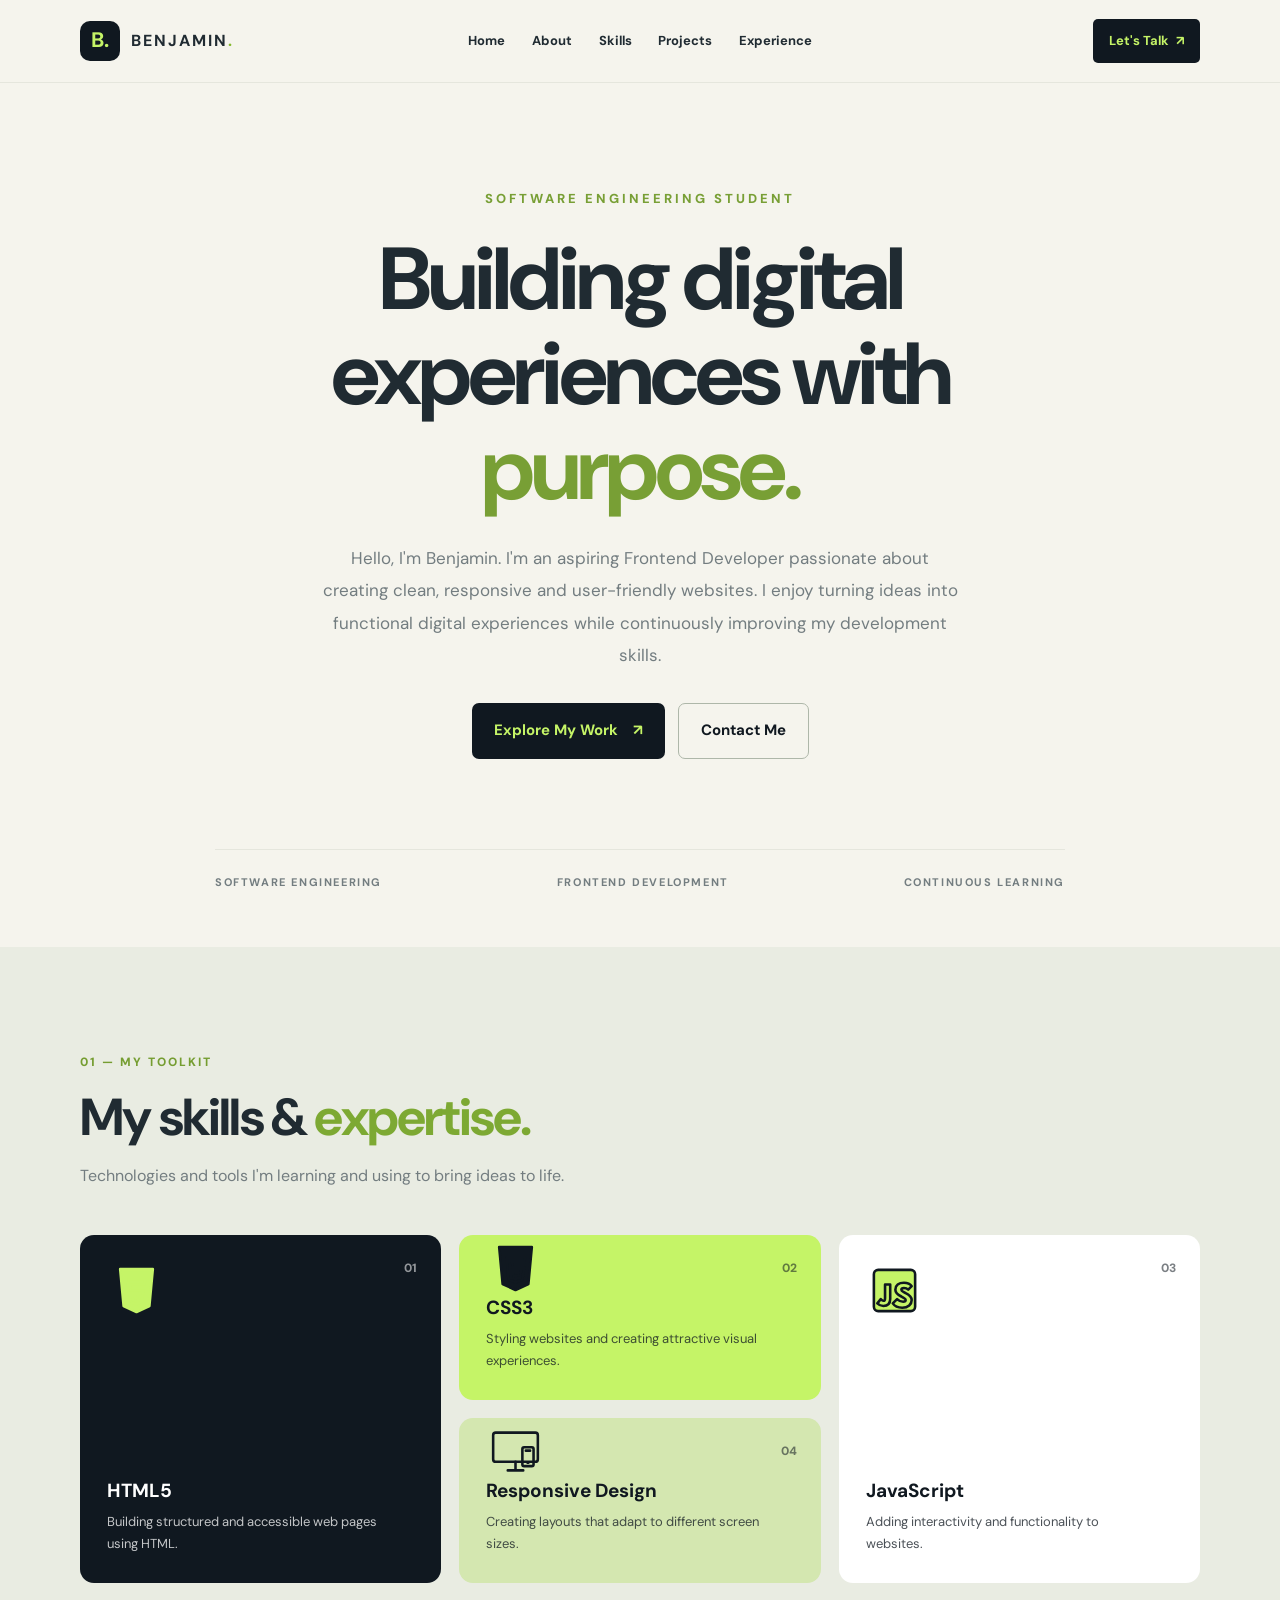
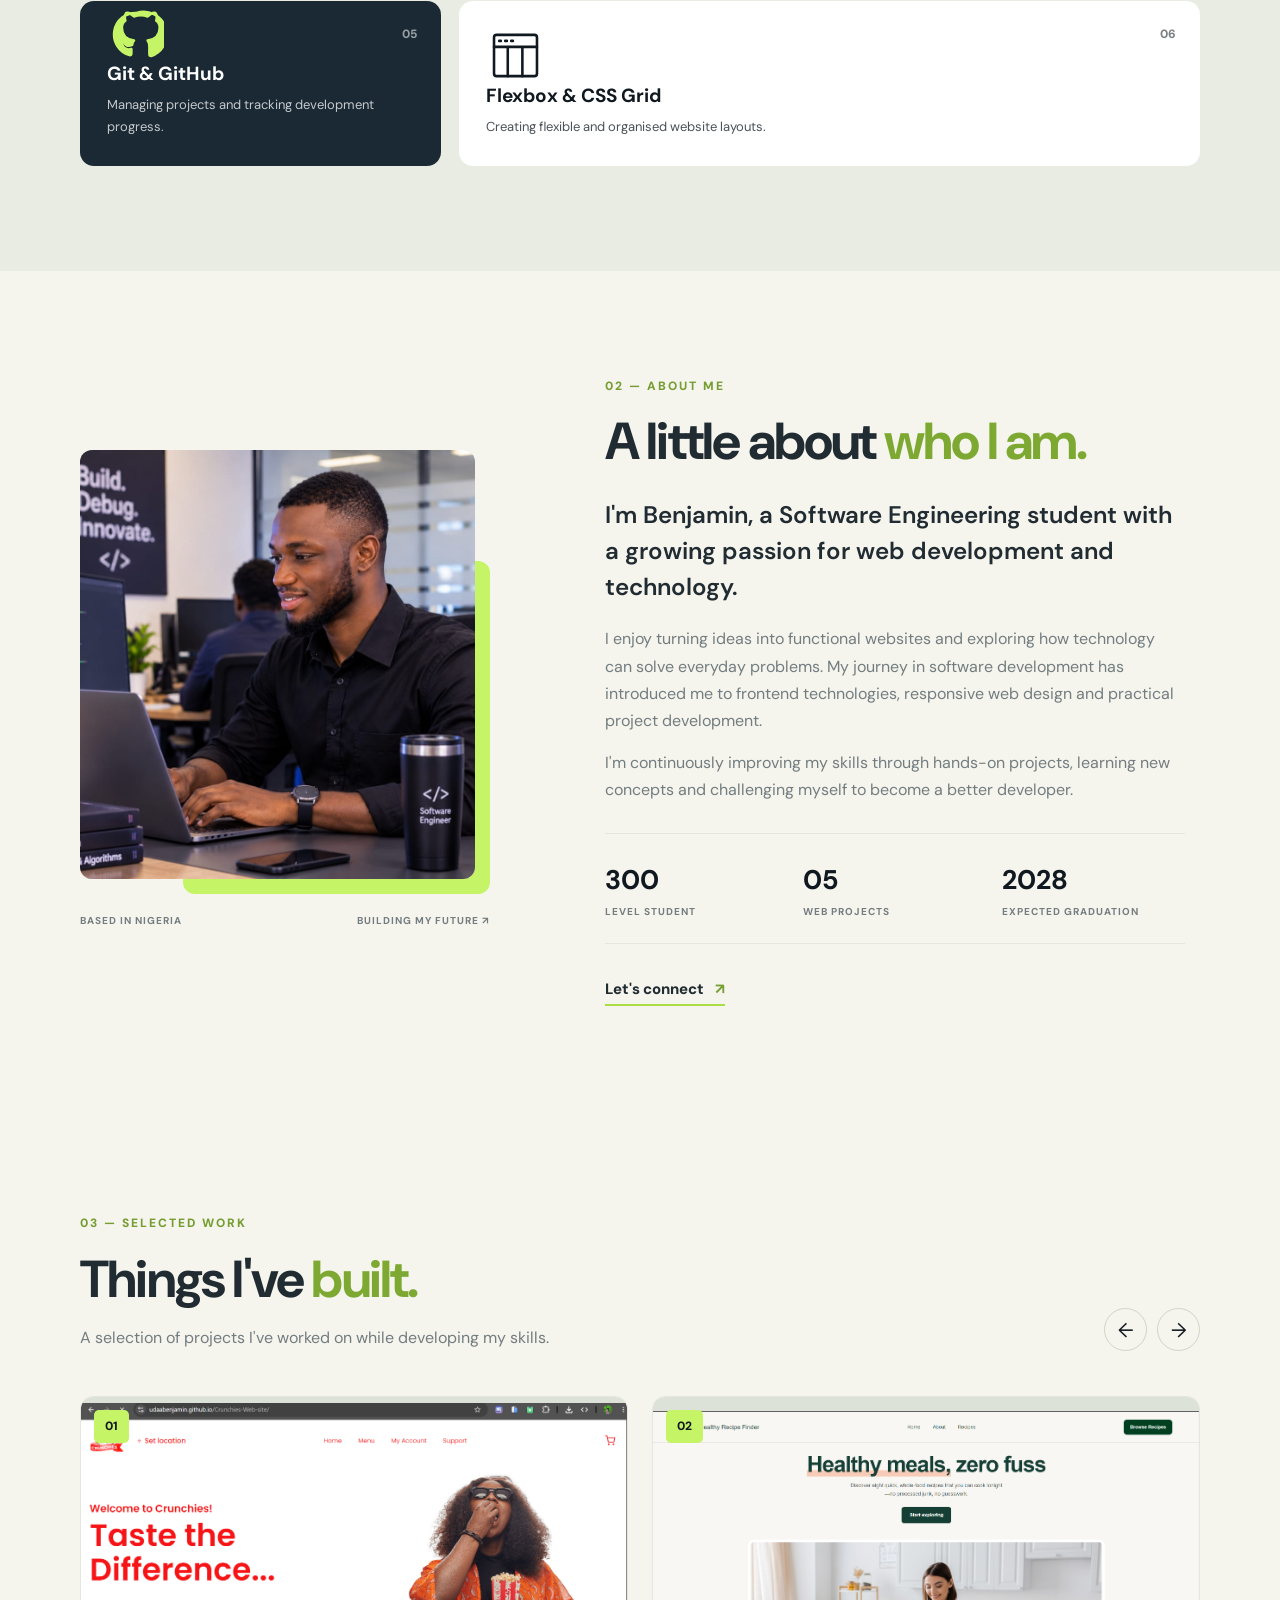
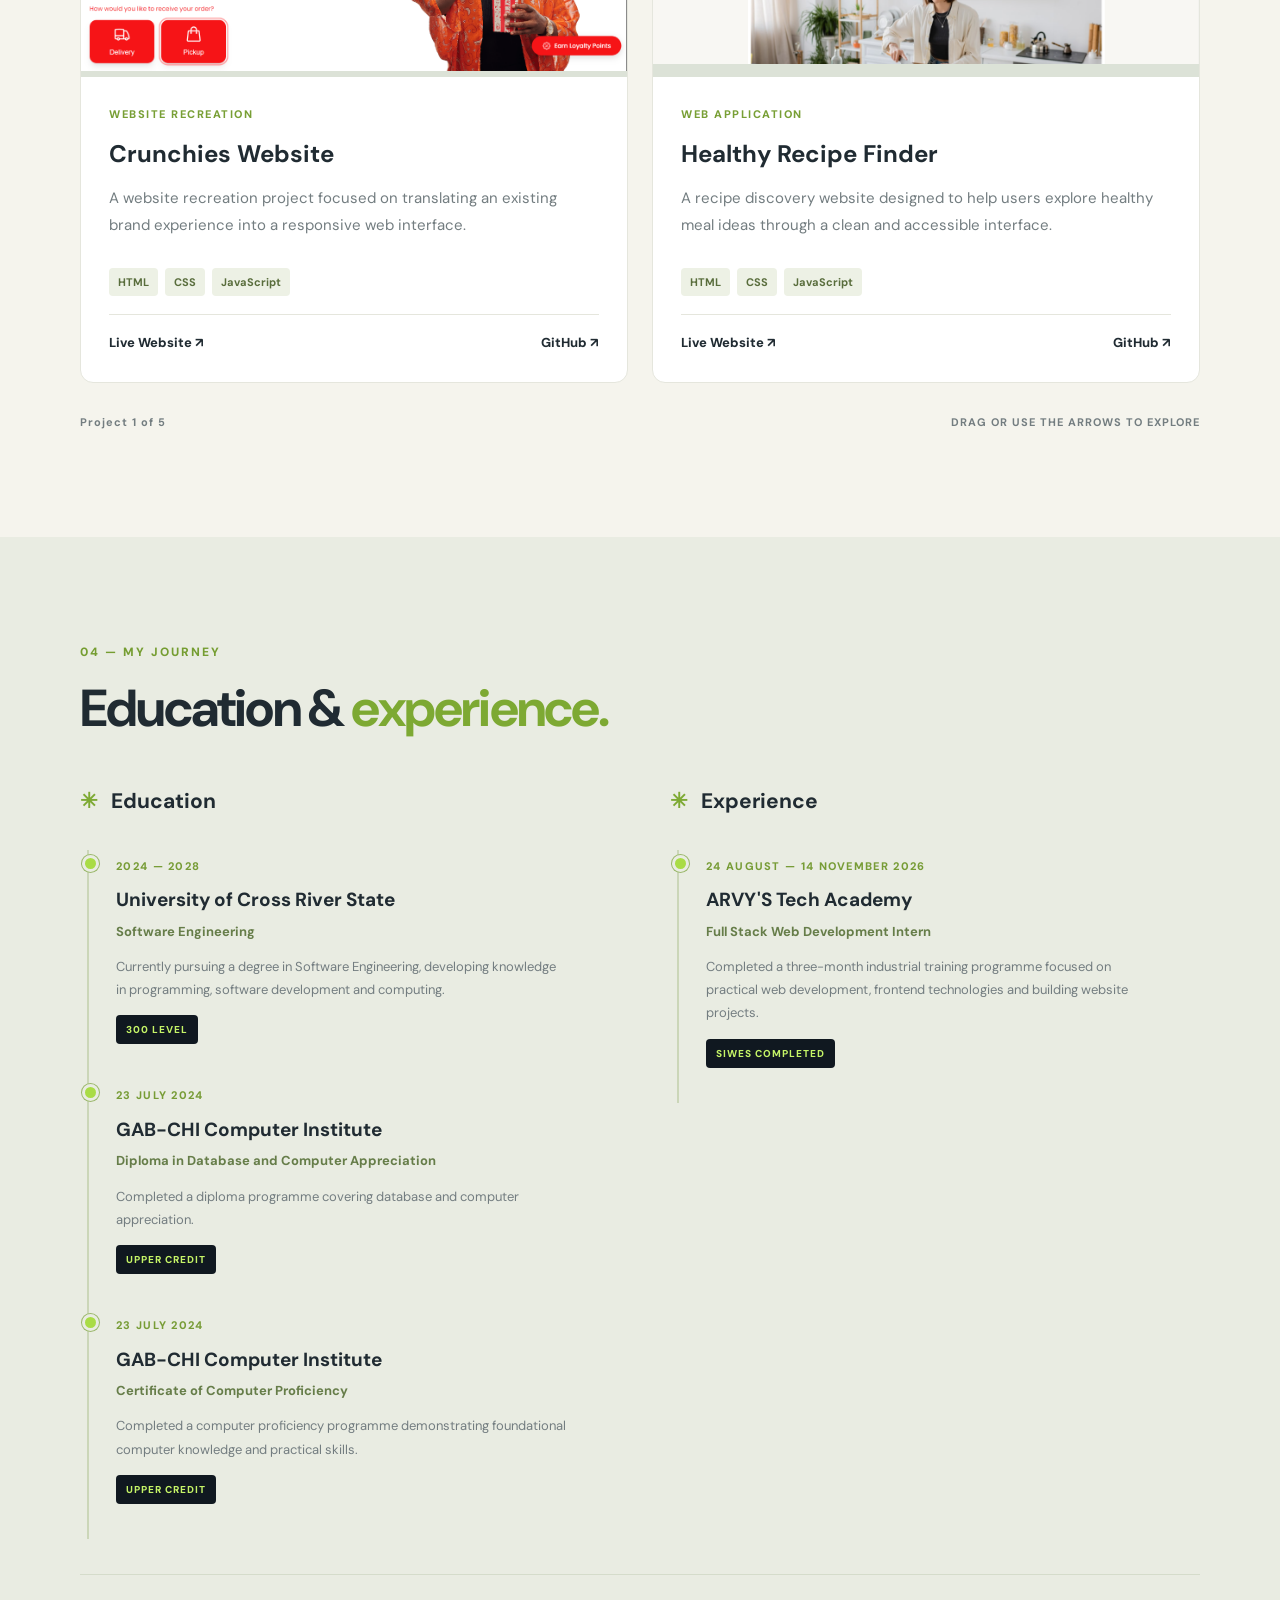
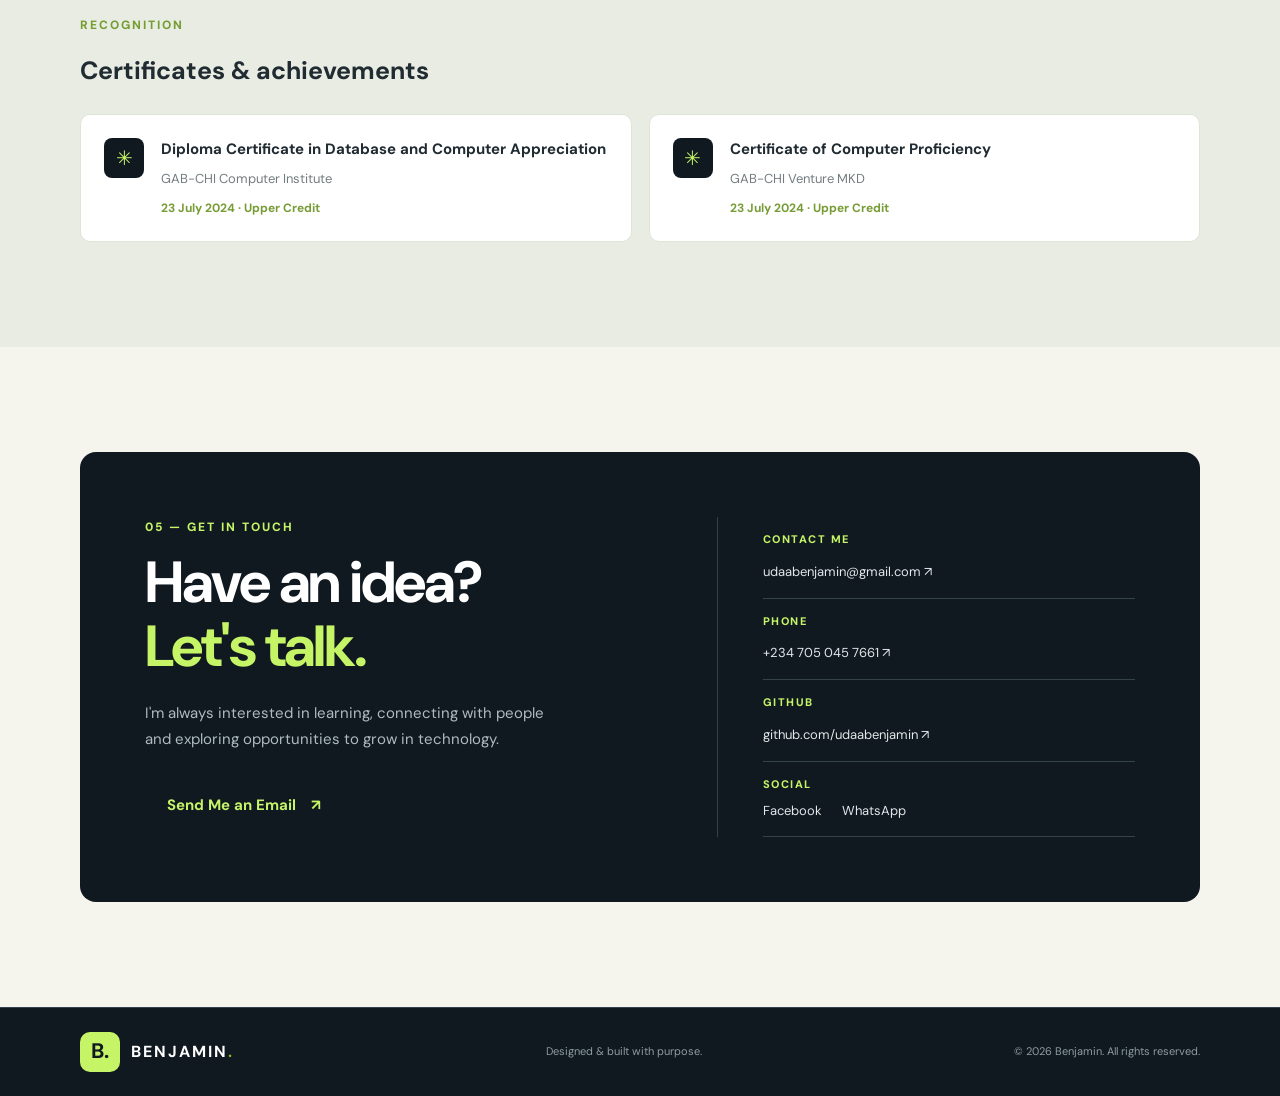
<file: index.html>
<!DOCTYPE html>
<html>
<head>
    <meta charset="UTF-8">
    <meta http-equiv="refresh" content="0; url=./Benjamin-portfolio/Benjamin-portfolio/">
    <title>My Portfolio</title>
</head>
<body>
    <p>Redirecting to My Portfolio...</p>
</body>
</html>
</file>
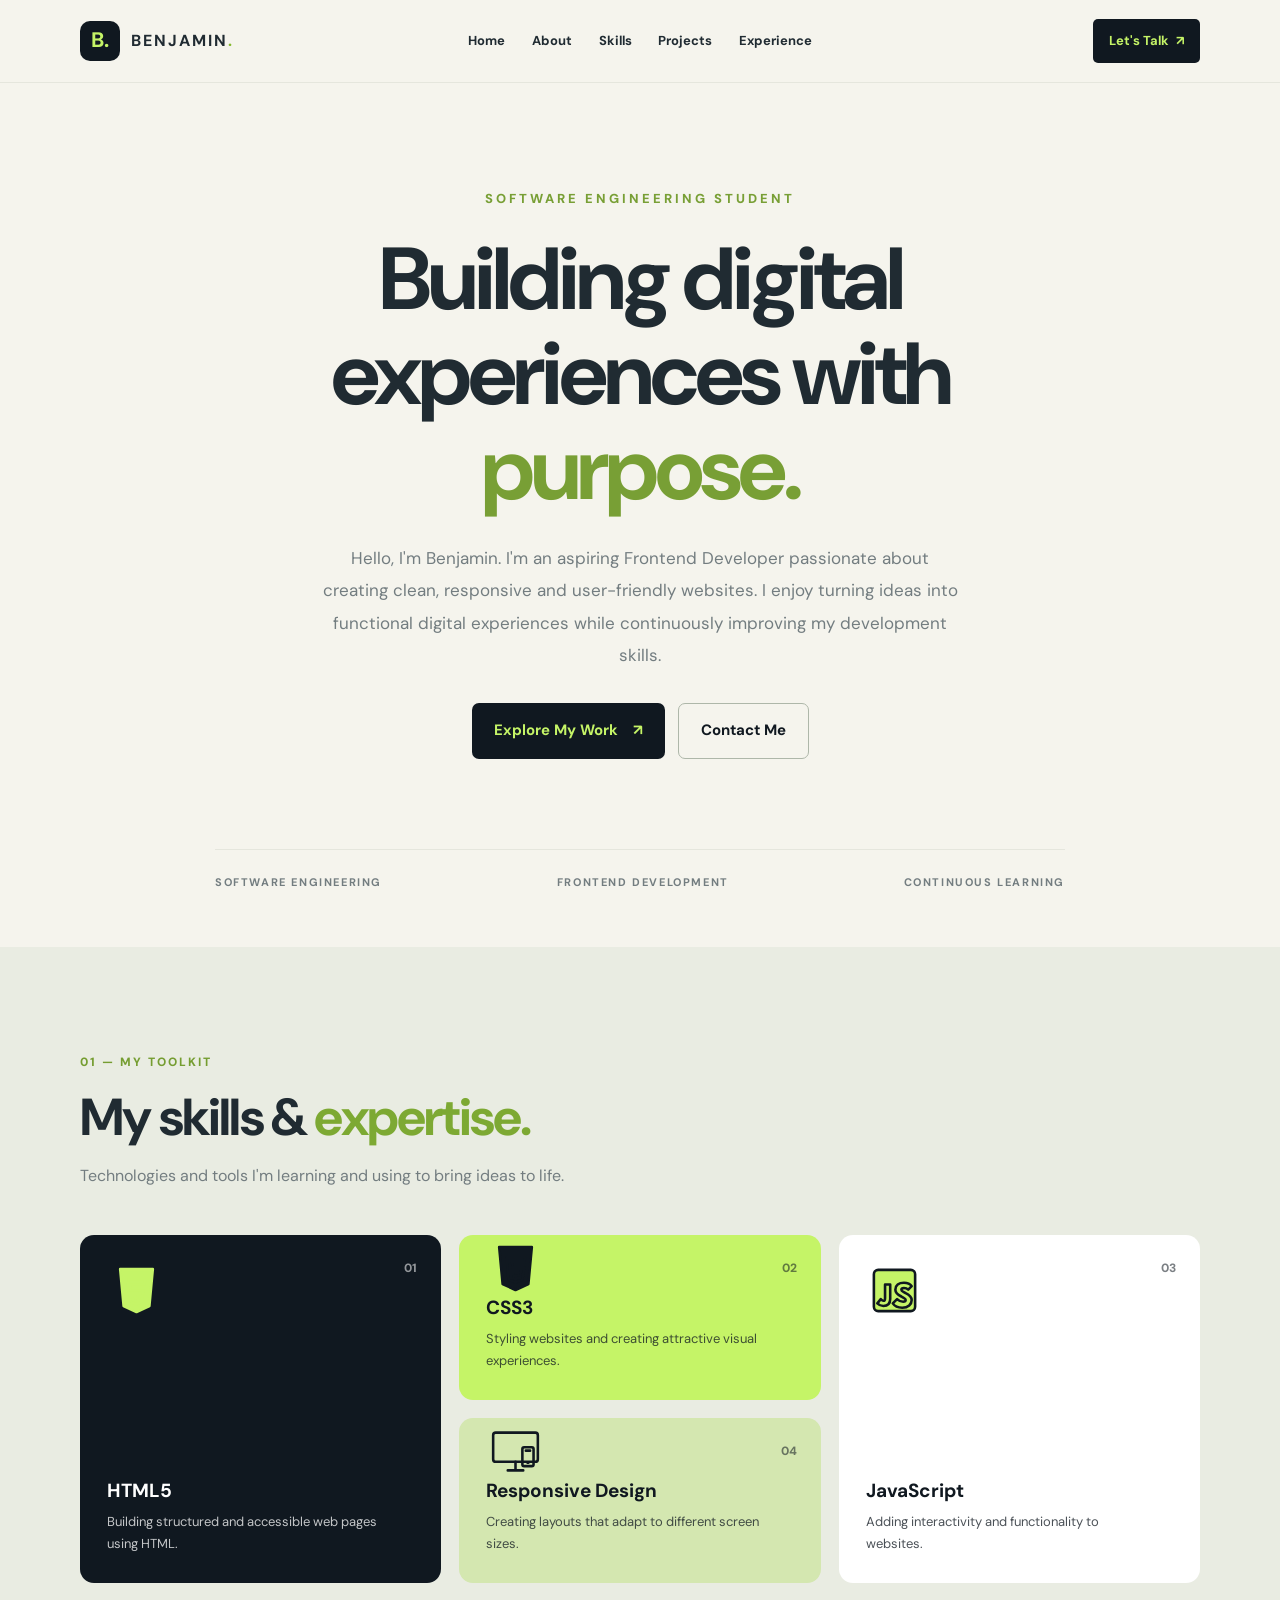
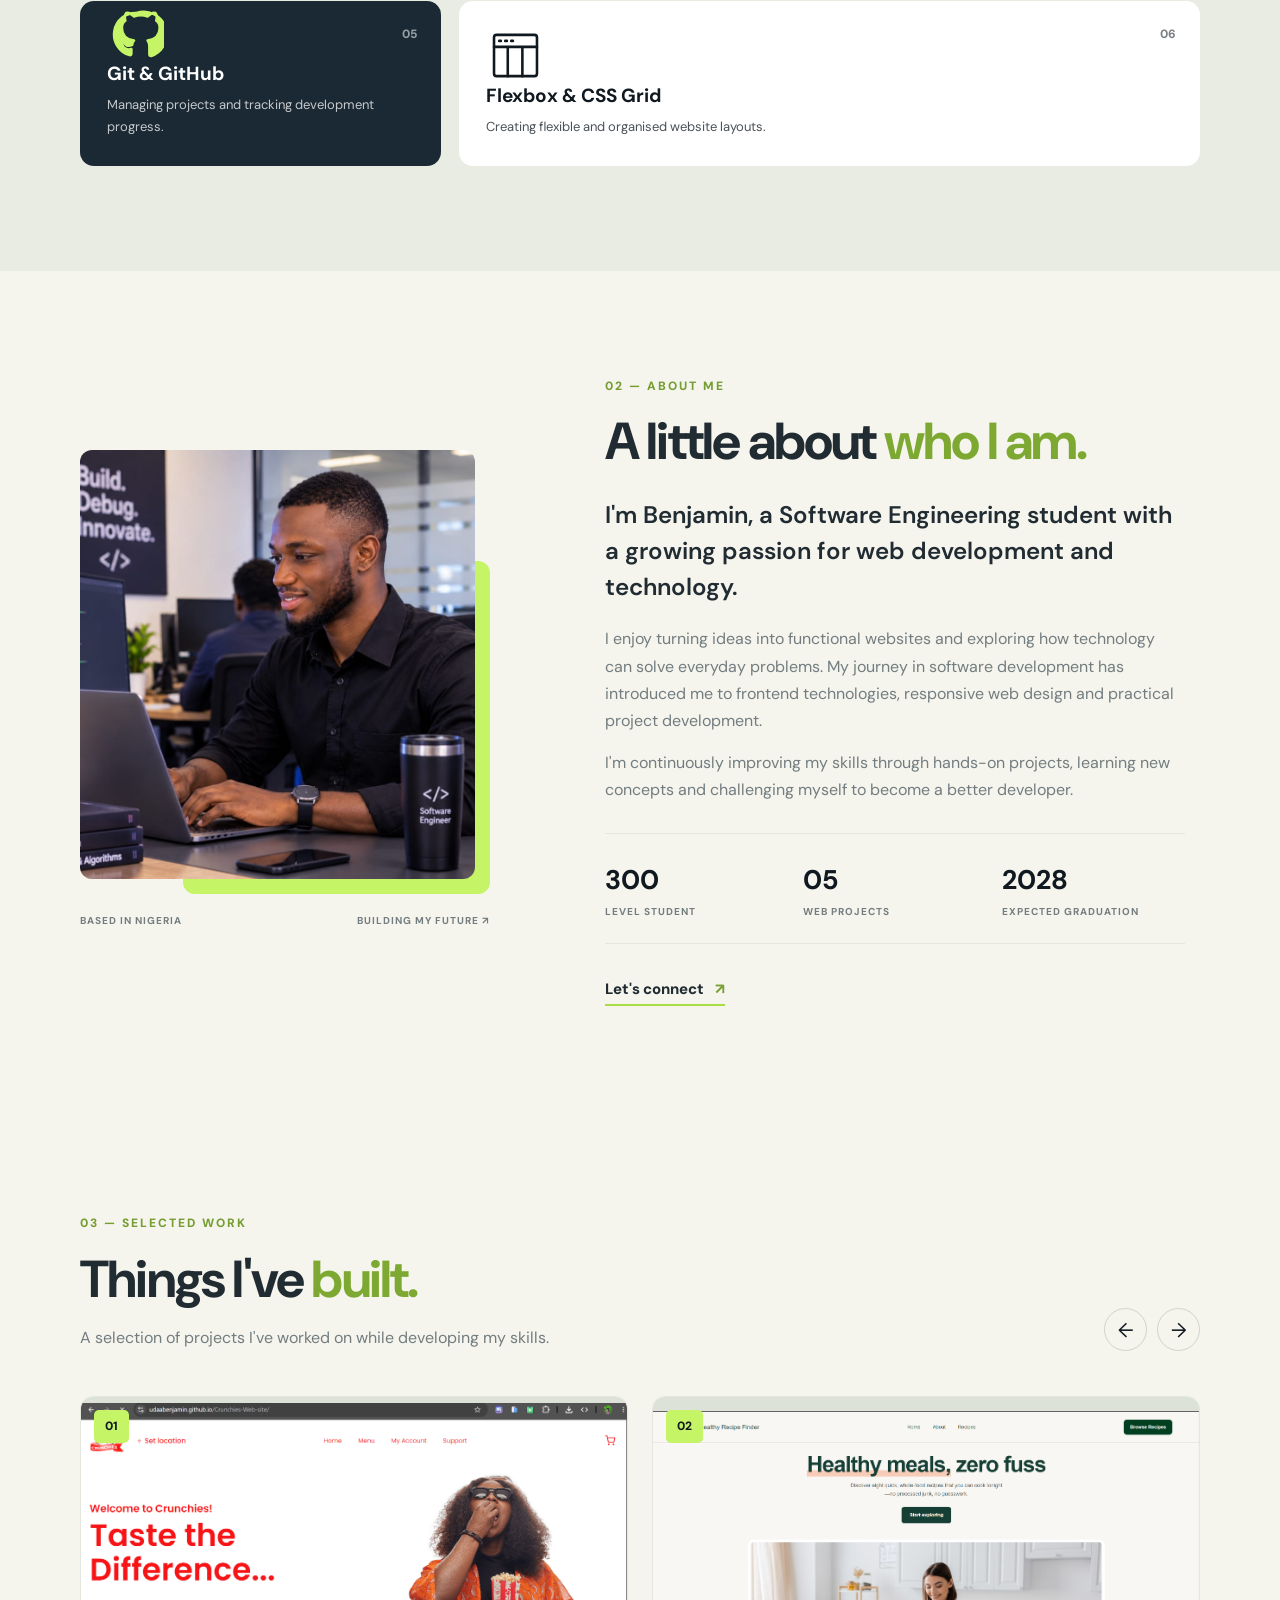
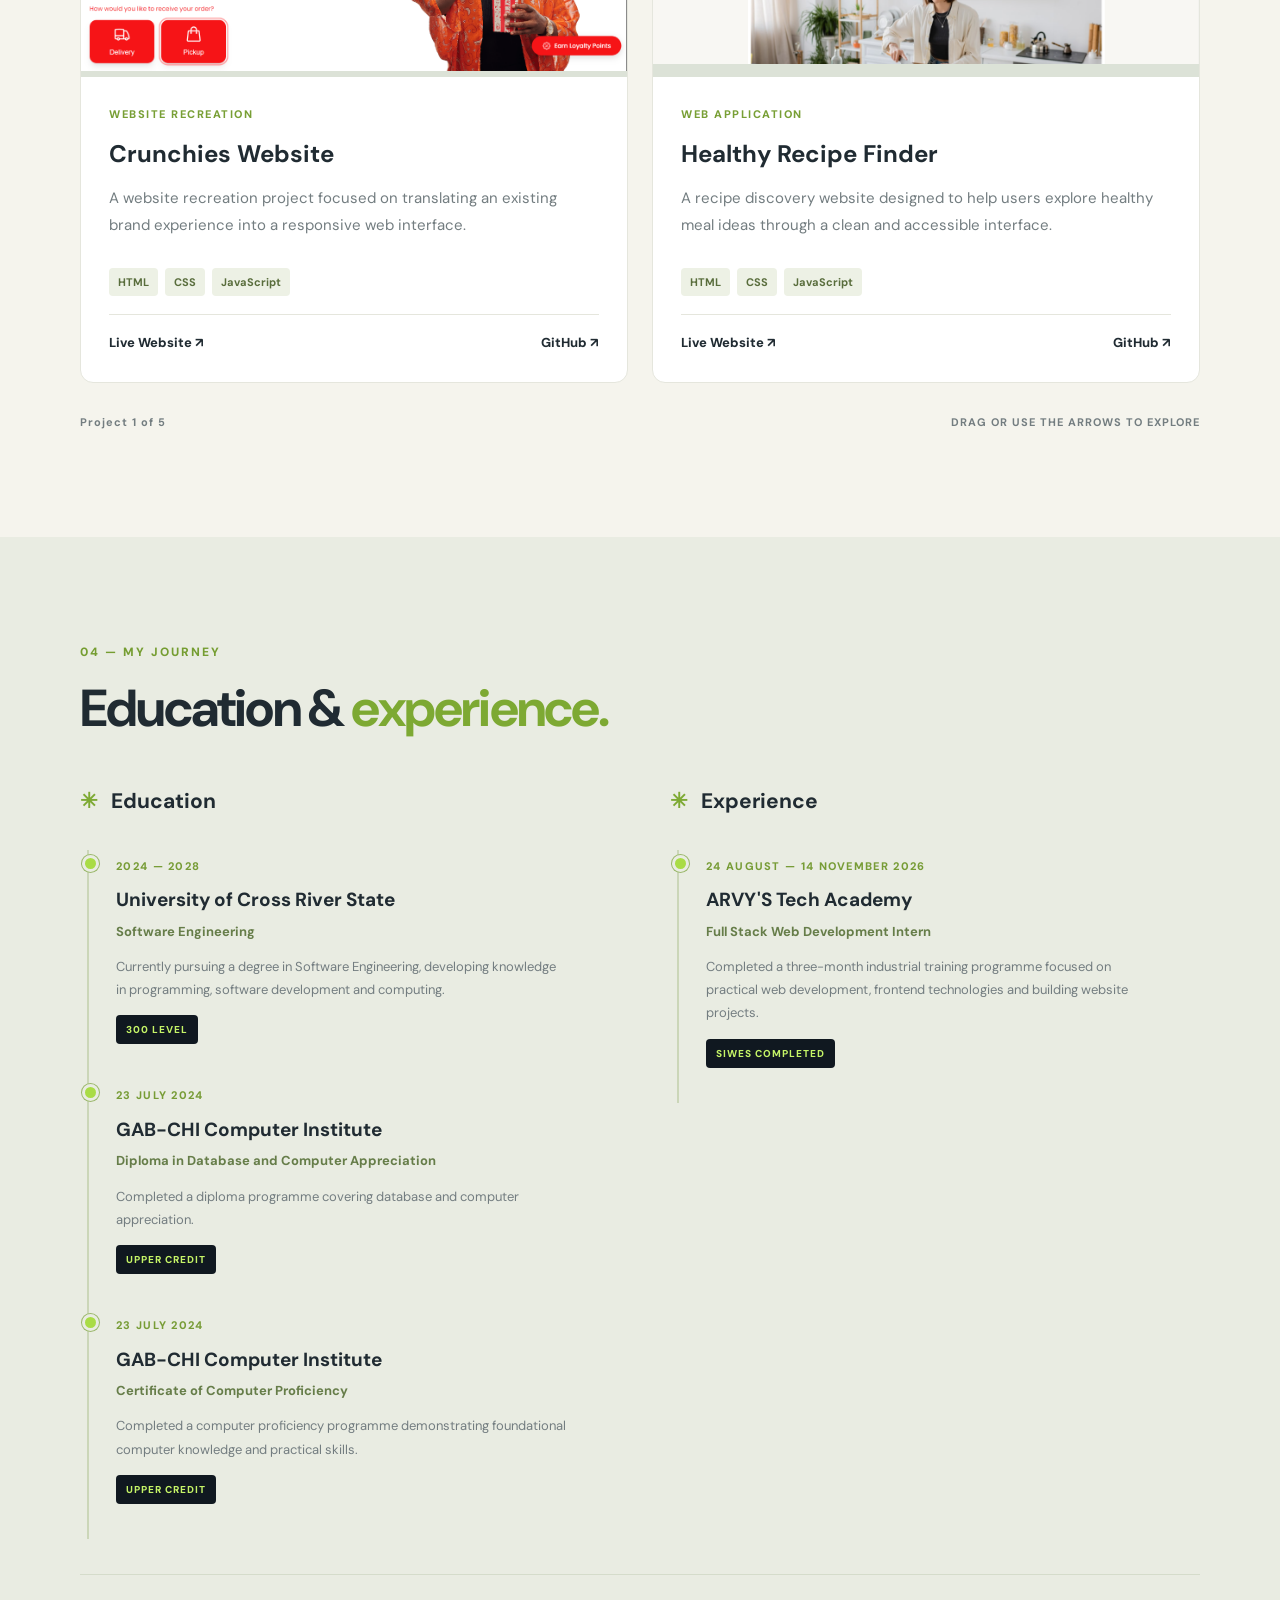
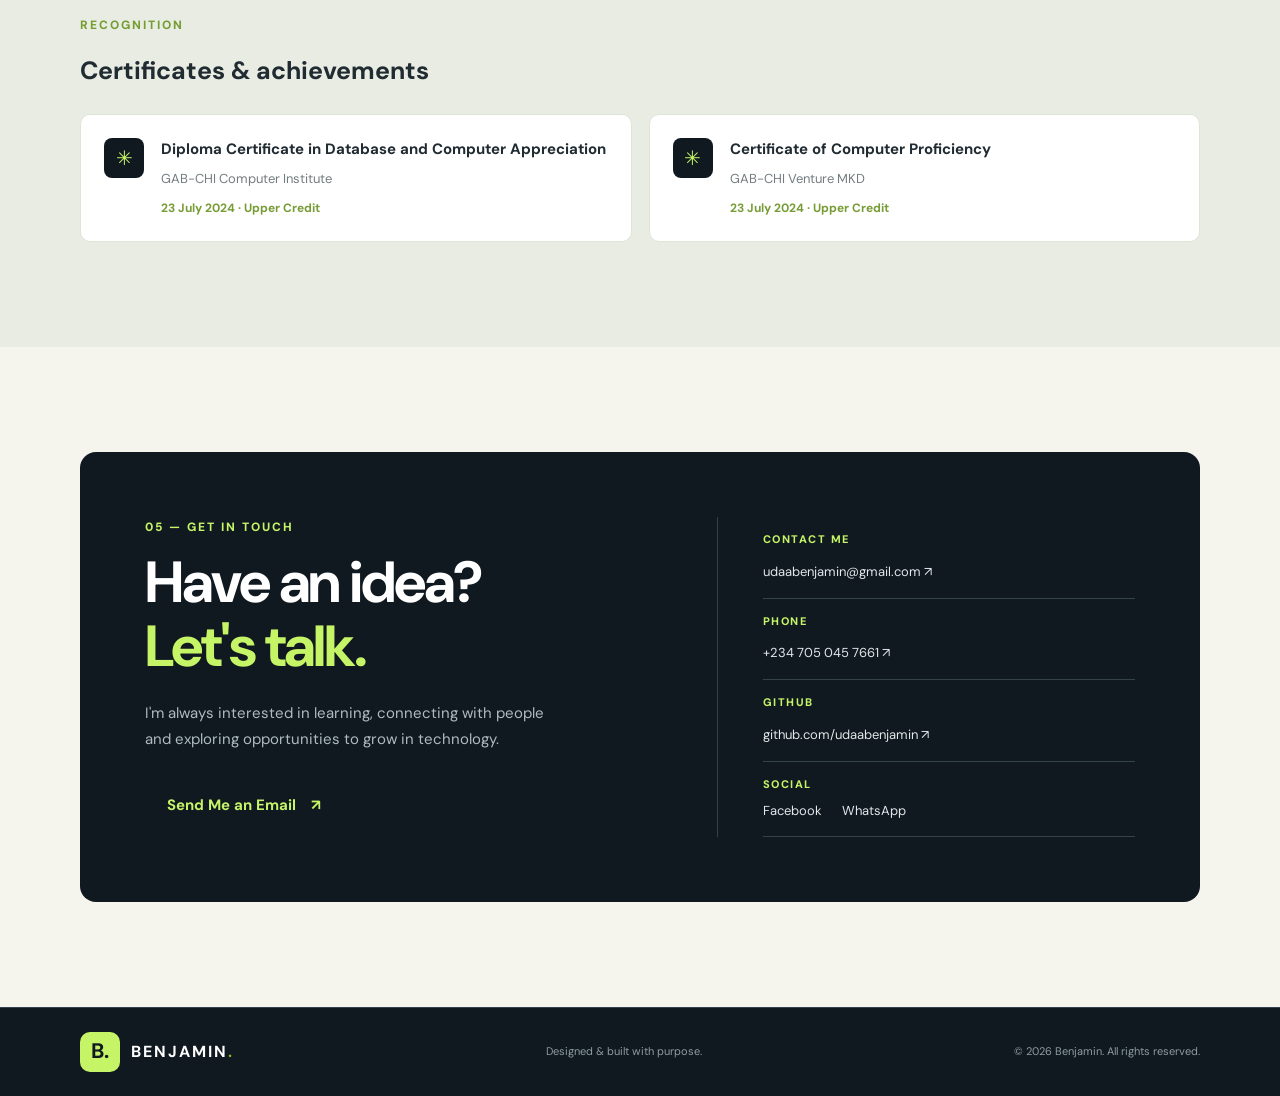
<file: Benjamin-portfolio/Benjamin-portfolio/index.html>
<!DOCTYPE html>
<html lang="en">
<head>
  <meta charset="UTF-8">
  <meta name="viewport" content="width=device-width, initial-scale=1">
  <meta name="theme-color" content="#101820">
  <meta name="description" content="Benjamin — Software Engineering student and aspiring frontend developer. Explore my skills, projects, education and experience.">

  <title>Benjamin | Software Developer Portfolio</title>

  <link rel="preconnect" href="https://fonts.googleapis.com">
  <link rel="preconnect" href="https://fonts.gstatic.com" crossorigin>
  <link href="https://fonts.googleapis.com/css2?family=DM+Sans:wght@400;500;600;700;800&display=swap" rel="stylesheet">

  <link rel="stylesheet" href="css/style.css">
  <script src="js/script.js" defer></script>
</head>

<body>

  <header class="header">
    <nav class="navbar container">

      <a href="#home" class="brand">
        <span class="brand-mark">B.</span>
        <span class="brand-name">BENJAMIN<span class="brand-dot">.</span></span>
      </a>

      <div class="nav-links">
        <a href="#home">Home</a>
        <a href="#about">About</a>
        <a href="#skills">Skills</a>
        <a href="#projects">Projects</a>
        <a href="#experience">Experience</a>
        <a href="#contact" class="nav-contact">Let's Talk <span>↗</span></a>
      </div>

    </nav>
  </header>

  <main>

    <section class="hero section" id="home">
      <div class="container hero-content">

        <p class="hero-intro">SOFTWARE ENGINEERING STUDENT</p>

        <h1>
          Building digital<br>
          experiences with <span class="highlight">purpose.</span>
        </h1>

        <p class="hero-description">
          Hello, I'm Benjamin. I'm an aspiring Frontend Developer passionate
          about creating clean, responsive and user-friendly websites.
          I enjoy turning ideas into functional digital experiences while
          continuously improving my development skills.
        </p>

        <div class="hero-buttons">
          <a href="#projects" class="btn btn-primary">
            Explore My Work <span>↗</span>
          </a>

          <a href="#contact" class="btn btn-outline">
            Contact Me
          </a>
        </div>

        <div class="hero-bottom">
          <span>SOFTWARE ENGINEERING</span>
          <span>FRONTEND DEVELOPMENT</span>
          <span>CONTINUOUS LEARNING</span>
        </div>

      </div>
    </section>


    <section class="skills section" id="skills">
      <div class="container">

        <div class="section-heading">
          <p class="section-label">01 — MY TOOLKIT</p>
          <h2>My skills & <span>expertise.</span></h2>
          <p class="section-subtitle">
            Technologies and tools I'm learning and using to bring ideas to life.
          </p>
        </div>

        <div class="skills-grid">

          <article class="skill-card skill-html">
            <span class="skill-number">01</span>

            <div class="skill-icon" aria-hidden="true">
              <svg viewBox="0 0 64 64">
                <path d="M13 7h38l-4 43-15 7-15-7z"/>
                <path d="M23 19h19l-1 6H24l1 7h15l-2 13-6 3-7-3-1-7h6l1 3 2-1 1-4H20z"/>
              </svg>
            </div>

            <h3>HTML5</h3>
            <p>Building structured and accessible web pages using HTML.</p>
          </article>

          <article class="skill-card skill-css">
            <span class="skill-number">02</span>

            <div class="skill-icon" aria-hidden="true">
              <svg viewBox="0 0 64 64">
                <path d="M13 7h38l-4 43-15 7-15-7z"/>
                <path d="M22 19h21l-1 6H28l1 6h13l-2 14-8 3-8-3-1-7h6l1 3 5-1 1-4H23z"/>
              </svg>
            </div>

            <h3>CSS3</h3>
            <p>Styling websites and creating attractive visual experiences.</p>
          </article>

          <article class="skill-card skill-javascript">
            <span class="skill-number">03</span>

            <div class="skill-icon" aria-hidden="true">
              <svg viewBox="0 0 64 64">
                <rect x="8" y="8" width="48" height="48" rx="5"/>
                <path d="M27 25v17c0 5-3 8-8 8-3 0-5-1-7-3l4-5c1 1 2 2 3 2 2 0 2-1 2-3V25z"/>
                <path d="M35 42c2 2 4 3 7 3 2 0 3-1 3-2 0-2-2-2-5-4-4-2-7-4-7-8 0-5 4-8 10-8 4 0 7 1 9 4l-4 4c-2-2-3-2-5-2s-3 1-3 2c0 2 2 2 5 4 4 2 7 4 7 8 0 5-4 9-11 9-5 0-9-2-11-5z"/>
              </svg>
            </div>

            <h3>JavaScript</h3>
            <p>Adding interactivity and functionality to websites.</p>
          </article>

          <article class="skill-card skill-responsive">
            <span class="skill-number">04</span>

            <div class="skill-icon" aria-hidden="true">
              <svg viewBox="0 0 64 64">
                <rect x="6" y="10" width="52" height="34" rx="3"/>
                <path d="M23 54h18M32 44v10"/>
                <rect x="40" y="27" width="13" height="22" rx="2"/>
                <path d="M44 31h5M46 45h1"/>
              </svg>
            </div>

            <h3>Responsive Design</h3>
            <p>Creating layouts that adapt to different screen sizes.</p>
          </article>

          <article class="skill-card skill-github">
            <span class="skill-number">05</span>

            <div class="skill-icon" aria-hidden="true">
              <svg viewBox="0 0 64 64">
                <path d="M32 7a25 25 0 0 0-8 49c1 0 2-1 2-2v-5c-8 2-10-4-10-4-1-3-3-4-3-4-3-2 0-2 0-2 3 0 5 3 5 3 3 5 7 3 9 2 0-2 1-4 2-5-7-1-14-4-14-15 0-3 1-6 4-8 0-1-2-5 1-9 0 0 4-1 9 4a25 25 0 0 1 16 0c5-5 9-4 9-4 3 4 1 8 1 9 3 2 4 5 4 8 0 11-7 14-14 15 2 2 2 4 2 7v9c0 1 1 2 2 2A25 25 0 0 0 32 7z"/>
              </svg>
            </div>

            <h3>Git & GitHub</h3>
            <p>Managing projects and tracking development progress.</p>
          </article>

          <article class="skill-card skill-layout">
            <span class="skill-number">06</span>

            <div class="skill-icon" aria-hidden="true">
              <svg viewBox="0 0 64 64">
                <rect x="7" y="8" width="50" height="48" rx="3"/>
                <path d="M7 22h50M23 22v34M40 22v34"/>
                <path d="M13 15h2M20 15h2M27 15h2"/>
              </svg>
            </div>

            <h3>Flexbox & CSS Grid</h3>
            <p>Creating flexible and organised website layouts.</p>
          </article>

        </div>

      </div>
    </section>


    <section class="about section" id="about">
      <div class="container">

        <div class="about-grid">

          <div class="about-image-column">
            <div class="profile-frame">
              <div class="profile-image-wrap">
                <img
                  src="assets/images/profile-photo.jpeg"
                  alt="Benjamin"
                  class="profile-photo"
                  loading="lazy"
                >
              </div>
            </div>

            <div class="about-image-caption">
              <span>BASED IN NIGERIA</span>
              <span>BUILDING MY FUTURE ↗</span>
            </div>
          </div>

          <div class="about-content">

            <p class="section-label">02 — ABOUT ME</p>

            <h2>A little about <span>who I am.</span></h2>

            <p class="about-lead">
              I'm Benjamin, a Software Engineering student with a growing
              passion for web development and technology.
            </p>

            <p>
              I enjoy turning ideas into functional websites and exploring
              how technology can solve everyday problems. My journey in
              software development has introduced me to frontend technologies,
              responsive web design and practical project development.
            </p>

            <p>
              I'm continuously improving my skills through hands-on projects,
              learning new concepts and challenging myself to become a better
              developer.
            </p>

            <div class="about-facts">

              <div class="fact">
                <span class="fact-number">300</span>
                <span class="fact-label">LEVEL STUDENT</span>
              </div>

              <div class="fact">
                <span class="fact-number">05</span>
                <span class="fact-label">WEB PROJECTS</span>
              </div>

              <div class="fact">
                <span class="fact-number">2028</span>
                <span class="fact-label">EXPECTED GRADUATION</span>
              </div>

            </div>

            <a href="#contact" class="text-link">Let's connect <span>↗</span></a>

          </div>

        </div>
      </div>
    </section>


    <section class="projects section" id="projects">
      <div class="container">

        <div class="projects-heading">
          <div class="section-heading">
            <p class="section-label">03 — SELECTED WORK</p>
            <h2>Things I've <span>built.</span></h2>
            <p class="section-subtitle">
              A selection of projects I've worked on while developing my skills.
            </p>
          </div>

          <div class="slider-controls">
            <button id="project-prev" class="slider-button" aria-label="Previous project">←</button>
            <button id="project-next" class="slider-button" aria-label="Next project">→</button>
          </div>
        </div>

        <div class="project-viewport" id="project-viewport" tabindex="0" aria-label="Project carousel">

          <div class="project-track" id="project-track">

            <article class="project-card">

              <a class="project-image" href="assets/images/crunchies-preview.png" target="_blank" rel="noopener noreferrer" aria-label="Open full-size image: Crunchies website project preview">
                <img
                  src="assets/images/crunchies-preview.png"
                  alt="Crunchies website project preview"
                  loading="lazy"
                >
                <span class="project-index">01</span>
              </a>

              <div class="project-details">
                <div class="project-category">WEBSITE RECREATION</div>
                <h3>Crunchies Website</h3>
                <p>
                  A website recreation project focused on translating an
                  existing brand experience into a responsive web interface.
                </p>

                <div class="project-tags">
                  <span>HTML</span>
                  <span>CSS</span>
                  <span>JavaScript</span>
                </div>

                <div class="project-links">
                  <a href="https://udaabenjamin.github.io/Crunchies-Web-site/" target="_blank" rel="noopener noreferrer">
                    Live Website ↗
                  </a>
                  <a href="https://github.com/udaabenjamin/Crunchies-Web-site.git" target="_blank" rel="noopener noreferrer">
                    GitHub ↗
                  </a>
                </div>
              </div>

            </article>


            <article class="project-card">

              <a class="project-image" href="assets/images/healthy-recipe-preview.png" target="_blank" rel="noopener noreferrer" aria-label="Open full-size image: Healthy Recipe Finder project preview">
                <img
                  src="assets/images/healthy-recipe-preview.png"
                  alt="Healthy Recipe Finder project preview"
                  loading="lazy"
                >
                <span class="project-index">02</span>
              </a>

              <div class="project-details">
                <div class="project-category">WEB APPLICATION</div>
                <h3>Healthy Recipe Finder</h3>
                <p>
                  A recipe discovery website designed to help users explore
                  healthy meal ideas through a clean and accessible interface.
                </p>

                <div class="project-tags">
                  <span>HTML</span>
                  <span>CSS</span>
                  <span>JavaScript</span>
                </div>

                <div class="project-links">
                  <a href="https://udaabenjamin.github.io/Healthy-Recipes-Finder-/" target="_blank" rel="noopener noreferrer">
                    Live Website ↗
                  </a>
                  <a href="https://github.com/udaabenjamina-cell/Healthy-Recipe-Finder" target="_blank" rel="noopener noreferrer">
                    GitHub ↗
                  </a>
                </div>
              </div>

            </article>


            <article class="project-card">

              <a class="project-image" href="assets/images/smashburger-preview.png" target="_blank" rel="noopener noreferrer" aria-label="Open full-size image: Smashburger website project preview">
                <img
                  src="assets/images/smashburger-preview.png"
                  alt="Smashburger website project preview"
                  loading="lazy"
                >
                <span class="project-index">03</span>
              </a>

              <div class="project-details">
                <div class="project-category">WEBSITE RECREATION</div>
                <h3>Smashburger Website</h3>
                <p>
                  A restaurant website recreation focused on visual accuracy,
                  responsive layouts and an engaging browsing experience.
                </p>

                <div class="project-tags">
                  <span>HTML</span>
                  <span>CSS</span>
                  <span>JavaScript</span>
                </div>

                <div class="project-links">
                  <a href="https://udaabenjamin.github.io/Smash-Burger-Project/" target="_blank" rel="noopener noreferrer">
                    Live Website ↗
                  </a>
                  <a href="https://github.com/udaabenjamin/Smash-Burger-Project.git" target="_blank" rel="noopener noreferrer">
                    GitHub ↗
                  </a>
                </div>
              </div>

            </article>


            <article class="project-card">

              <a class="project-image" href="assets/images/Tech-Book-Club.png" target="_blank" rel="noopener noreferrer" aria-label="Open full-size image: Tech Book Club website preview">
                <img
                  src="assets/images/Tech-Book-Club.png"
                  alt="Tech Book Club website preview"
                  loading="lazy"
                >
                <span class="project-index">04</span>
              </a>

              <div class="project-details">
                <div class="project-category">WEBSITE PROJECT</div>
                <h3>Tech Book Club</h3>
                <p>
                  A responsive tech book club website featuring membership
                  plans, an engaging interface and an accessible browsing experience.
                </p>

                <div class="project-tags">
                  <span>HTML</span>
                  <span>CSS</span>
                  <span>JavaScript</span>
                </div>

                <div class="project-links">
                  <a href="https://udaabenjamin.github.io/Tech-Book-Club/" target="_blank" rel="noopener noreferrer">
                    Live Website ↗
                  </a>
                  <a href="https://github.com/udaabenjamin/Tech-Book-Club.git" target="_blank" rel="noopener noreferrer">
                    GitHub ↗
                  </a>
                </div>
              </div>

            </article>

            <article class="project-card">

              <a class="project-image" href="assets/images/My-Portfolio.png" target="_blank" rel="noopener noreferrer" aria-label="Open full-size image: My Portfolio website preview">
                <img
                  src="assets/images/My-Portfolio.png"
                  alt="My Portfolio website preview"
                  loading="lazy"
                >
                <span class="project-index">05</span>
              </a>

              <div class="project-details">
                <div class="project-category">PERSONAL PORTFOLIO</div>
                <h3>My Portfolio</h3>
                <p>
                  A personal developer portfolio showcasing my skills, experience
                  and web development projects through a responsive and interactive interface.
                </p>

                <div class="project-tags">
                  <span>HTML</span>
                  <span>CSS</span>
                  <span>JavaScript</span>
                </div>
              </div>

            </article>

          </div>
        </div>

        <div class="slider-footer">
          <span id="slider-status">Project 1 of 5</span>
          <span>DRAG OR USE THE ARROWS TO EXPLORE</span>
        </div>

      </div>
    </section>


    <section class="experience section" id="experience">
      <div class="container">

        <div class="section-heading">
          <p class="section-label">04 — MY JOURNEY</p>
          <h2>Education & <span>experience.</span></h2>
        </div>

        <div class="journey-grid">

          <div class="journey-column">
            <h3 class="journey-title"><span>✳</span> Education</h3>

            <div class="timeline">

              <div class="timeline-item">
                <span class="timeline-date">2024 — 2028</span>
                <h4>University of Cross River State</h4>
                <p class="timeline-subtitle">Software Engineering</p>
                <p>
                  Currently pursuing a degree in Software Engineering,
                  developing knowledge in programming, software development
                  and computing.
                </p>
                <span class="timeline-status">300 LEVEL</span>
              </div>

              <div class="timeline-item">
                <span class="timeline-date">23 JULY 2024</span>
                <h4>GAB-CHI Computer Institute</h4>
                <p class="timeline-subtitle">Diploma in Database and Computer Appreciation</p>
                <p>
                  Completed a diploma programme covering database and
                  computer appreciation.
                </p>
                <span class="timeline-status">UPPER CREDIT</span>
              </div>

              <div class="timeline-item">
                <span class="timeline-date">23 JULY 2024</span>
                <h4>GAB-CHI Computer Institute</h4>
                <p class="timeline-subtitle">Certificate of Computer Proficiency</p>
                <p>
                  Completed a computer proficiency programme demonstrating
                  foundational computer knowledge and practical skills.
                </p>
                <span class="timeline-status">UPPER CREDIT</span>
              </div>

            </div>
          </div>


          <div class="journey-column">
            <h3 class="journey-title"><span>✳</span> Experience</h3>

            <div class="timeline">

              <div class="timeline-item">
                <span class="timeline-date">24 AUGUST — 14 NOVEMBER 2026</span>
                <h4>ARVY'S Tech Academy</h4>
                <p class="timeline-subtitle">Full Stack Web Development Intern</p>
                <p>
                  Completed a three-month industrial training programme
                  focused on practical web development, frontend technologies
                  and building website projects.
                </p>
                <span class="timeline-status">SIWES COMPLETED</span>
              </div>

            </div>
          </div>

        </div>


        <div class="certificates">
          <div class="certificate-heading">
            <div>
              <p class="section-label">RECOGNITION</p>
              <h3>Certificates & achievements</h3>
            </div>
          </div>

          <div class="certificate-grid">

            <div class="certificate-card">
              <span class="certificate-icon">✳</span>
              <div>
                <h4>Diploma Certificate in Database and Computer Appreciation</h4>
                <p>GAB-CHI Computer Institute</p>
                <span>23 July 2024 · Upper Credit</span>
              </div>
            </div>

            <div class="certificate-card">
              <span class="certificate-icon">✳</span>
              <div>
                <h4>Certificate of Computer Proficiency</h4>
                <p>GAB-CHI Venture MKD</p>
                <span>23 July 2024 · Upper Credit</span>
              </div>
            </div>

          </div>
        </div>

      </div>
    </section>


    <section class="contact section" id="contact">
      <div class="container">

        <div class="contact-box">

          <div class="contact-content">
            <p class="section-label">05 — GET IN TOUCH</p>

            <h2>Have an idea?<br><span>Let's talk.</span></h2>

            <p>
              I'm always interested in learning, connecting with people
              and exploring opportunities to grow in technology.
            </p>

            <a href="mailto:udaabenjamin@gmail.com" class="btn btn-primary">
              Send Me an Email <span>↗</span>
            </a>
          </div>

          <div class="contact-details">

            <div class="contact-item">
              <span>CONTACT ME</span>
              <a href="mailto:udaabenjamin@gmail.com">udaabenjamin@gmail.com ↗</a>
            </div>

            <div class="contact-item">
              <span>PHONE</span>
              <a href="tel:+2347050457661">+234 705 045 7661 ↗</a>
            </div>

            <div class="contact-item">
              <span>GITHUB</span>
              <a href="https://github.com/udaabenjamin" target="_blank" rel="noopener noreferrer">
                github.com/udaabenjamin ↗
              </a>
            </div>

            <div class="contact-item">
              <span>SOCIAL</span>
              <div class="contact-socials">
                <a href="https://www.facebook.com/profile.php?id=61564548994980" target="_blank" rel="noopener noreferrer">Facebook</a>
                <a href="https://wa.me/2347050457661" target="_blank" rel="noopener noreferrer">WhatsApp</a>
              </div>
            </div>

          </div>

        </div>

      </div>
    </section>

  </main>


  <footer class="footer">
    <div class="container footer-inner">

      <a href="#home" class="brand footer-brand">
        <span class="brand-mark">B.</span>
        <span class="brand-name">BENJAMIN<span class="brand-dot">.</span></span>
      </a>

      <p>Designed & built with purpose.</p>

      <span class="copyright">
        © <span id="current-year"></span> Benjamin. All rights reserved.
      </span>

    </div>
  </footer>

</body>
</html>
</file>
<file: Benjamin-portfolio/Benjamin-portfolio/css/style.css>
:root {
  --background: #f5f4ed;
  --surface: #ffffff;
  --navy: #101820;
  --navy-light: #1a2934;
  --lime: #c5f467;
  --lime-dark: #a9dc45;
  --text: #202b32;
  --muted: #737d80;
  --border: #e5e6dd;
  --white: #ffffff;

  --font-heading: "DM Sans", sans-serif;
  --font-body: "DM Sans", sans-serif;

  --container: 1120px;
  --radius: 14px;
}

* {
  margin: 0;
  padding: 0;
  box-sizing: border-box;
}

html {
  scroll-behavior: smooth;
  scroll-padding-top: 85px;
}

body {
  background: var(--background);
  color: var(--text);
  font-family: var(--font-body);
  font-size: 17px;
  line-height: 1.7;
  overflow-x: hidden;
}

img {
  display: block;
  max-width: 100%;
}

a {
  color: inherit;
  text-decoration: none;
}

button {
  font: inherit;
}

.container {
  width: min(var(--container), calc(100% - 48px));
  margin: 0 auto;
}

.section {
  padding: 105px 0;
}


/* HEADER */

.header {
  position: sticky;
  top: 0;
  z-index: 1000;
  background: rgba(245, 244, 237, 0.96);
  backdrop-filter: blur(14px);
  border-bottom: 1px solid var(--border);
}

.navbar {
  min-height: 82px;
  display: flex;
  align-items: center;
  justify-content: space-between;
  gap: 25px;
  position: relative;
}

.brand {
  display: flex;
  align-items: center;
  gap: 11px;
  flex-shrink: 0;
}

.brand-mark {
  width: 40px;
  height: 40px;
  background: var(--navy);
  color: var(--lime);
  display: grid;
  place-items: center;
  border-radius: 10px;
  font-size: 21px;
  font-weight: 700;
}

.brand-name {
  font-size: 16px;
  font-weight: 700;
  letter-spacing: 2px;
}

.brand-dot {
  color: #84b92e;
}

.nav-links {
  position: absolute;
  left: 50%;
  transform: translateX(-50%);
  width: 100%;
  display: flex;
  align-items: center;
  justify-content: center;
  gap: clamp(14px, 2.1vw, 27px);
  pointer-events: none;
}

.nav-links a {
  pointer-events: auto;
}

.nav-links .nav-contact {
  position: absolute;
  right: 0;
}

.nav-links a {
  color: var(--text);
  font-size: 13px;
  font-weight: 700;
  white-space: nowrap;
  transition: color 0.2s ease;
}

.nav-links a:hover {
  color: #789f35;
}

.nav-links .nav-contact {
  display: inline-flex;
  align-items: center;
  gap: 7px;
  background: var(--navy);
  color: var(--lime);
  padding: 11px 16px;
  border-radius: 5px;
}

.nav-links .nav-contact:hover {
  background: #283b47;
  color: var(--lime);
}


/* HERO */

.hero {
  background: var(--background);
  padding: 105px 0 55px;
  text-align: center;
}

.hero-content {
  max-width: 850px;
}

.hero-intro {
  color: #789f35;
  font-size: 13px;
  font-weight: 800;
  letter-spacing: 3px;
  margin-bottom: 22px;
}

.hero h1 {
  font-family: var(--font-heading);
  font-size: clamp(52px, 7.2vw, 88px);
  line-height: 1.08;
  letter-spacing: -4px;
  margin: 0 auto 25px;
}

.highlight {
  color: #789f35;
}

.hero-description {
  max-width: 640px;
  margin: 0 auto;
  color: var(--muted);
  font-size: 17px;
  line-height: 1.9;
}

.hero-buttons {
  display: flex;
  justify-content: center;
  flex-wrap: wrap;
  gap: 13px;
  margin-top: 32px;
}

.btn {
  display: inline-flex;
  align-items: center;
  justify-content: center;
  gap: 15px;
  padding: 14px 22px;
  border-radius: 7px;
  font-size: 15px;
  font-weight: 700;
  transition: transform 0.2s ease, background 0.2s ease;
}

.btn:hover {
  transform: translateY(-3px);
}

.btn-primary {
  background: var(--navy);
  color: var(--lime);
}

.btn-primary:hover {
  background: #283b47;
}

.btn-outline {
  border: 1px solid #aeb7a9;
  color: var(--navy);
}

.btn-outline:hover {
  background: #e9ece2;
}

.hero-bottom {
  border-top: 1px solid var(--border);
  margin-top: 90px;
  padding-top: 23px;
  display: flex;
  justify-content: space-between;
  gap: 20px;
}

.hero-bottom span {
  color: var(--muted);
  font-size: 11px;
  letter-spacing: 1.6px;
  font-weight: 700;
}


/* SECTION HEADINGS */

.section-heading {
  margin-bottom: 45px;
}

.section-label {
  color: #759d31;
  font-size: 12px;
  font-weight: 800;
  letter-spacing: 2px;
  margin-bottom: 14px;
}

.section-heading h2,
.about-content h2 {
  font-family: var(--font-heading);
  font-size: clamp(36px, 4.3vw, 52px);
  letter-spacing: -1.8px;
  line-height: 1.2;
}

.section-heading h2 span,
.about-content h2 span {
  color: #7da933;
}

.section-subtitle {
  color: var(--muted);
  max-width: 540px;
  margin-top: 14px;
  font-size: 16px;
}


/* SKILLS */

.skills {
  background: #e9ece2;
}

.skills-grid {
  display: grid;
  grid-template-columns: repeat(3, minmax(0, 1fr));
  grid-template-rows: repeat(3, 165px);
  gap: 18px;
}

.skill-card {
  position: relative;
  min-height: 0;
  padding: 27px;
  border-radius: var(--radius);
  overflow: hidden;
  display: flex;
  flex-direction: column;
  justify-content: flex-end;
  transition: transform 0.25s ease, box-shadow 0.25s ease;
}

.skill-card:nth-child(1) {
  grid-column: 1;
  grid-row: 1 / span 2;
}

.skill-card:nth-child(2) {
  grid-column: 2;
  grid-row: 1;
}

.skill-card:nth-child(3) {
  grid-column: 3;
  grid-row: 1 / span 2;
}

.skill-card:nth-child(4) {
  grid-column: 2;
  grid-row: 2;
}

.skill-card:nth-child(5) {
  grid-column: 1;
  grid-row: 3;
}

.skill-card:nth-child(6) {
  grid-column: 2 / span 2;
  grid-row: 3;
}

.skill-card:hover {
  transform: translateY(-5px);
  box-shadow: 0 15px 35px rgba(16, 24, 32, 0.12);
}

.skill-html {
  background: #101820;
  color: #ffffff;
}

.skill-css {
  background: #c5f467;
  color: #101820;
}

.skill-javascript {
  background: #ffffff;
  color: #101820;
}

.skill-responsive {
  background: #d4e7b0;
  color: #101820;
}

.skill-github {
  background: #1a2934;
  color: #ffffff;
}

.skill-layout {
  background: #ffffff;
  color: #101820;
}

.skill-number {
  position: absolute;
  top: 23px;
  right: 24px;
  font-size: 12px;
  font-weight: 800;
  opacity: 0.55;
}

.skill-icon {
  width: 58px;
  height: 58px;
  display: grid;
  place-items: center;
  margin-bottom: auto;
}

.skill-icon svg {
  width: 55px;
  height: 55px;
  fill: none;
  stroke: currentColor;
  stroke-width: 3;
  stroke-linecap: round;
  stroke-linejoin: round;
}

.skill-html .skill-icon svg {
  fill: #c5f467;
  stroke: #c5f467;
}

.skill-css .skill-icon svg {
  fill: #101820;
  stroke: #101820;
}

.skill-javascript .skill-icon svg {
  fill: #c5f467;
  stroke: #101820;
}

.skill-responsive .skill-icon svg {
  fill: none;
  stroke: #101820;
}

.skill-github .skill-icon svg {
  fill: #c5f467;
  stroke: #c5f467;
}

.skill-layout .skill-icon svg {
  fill: none;
  stroke: #101820;
}

.skill-card h3 {
  font-family: var(--font-heading);
  font-size: 19px;
  line-height: 1.3;
  margin-bottom: 8px;
}

.skill-card p {
  font-size: 13px;
  line-height: 1.7;
  opacity: 0.75;
  max-width: 290px;
}


/* ABOUT */

.about {
  background: var(--background);
}

.about-grid {
  display: grid;
  grid-template-columns: 0.85fr 1.15fr;
  align-items: center;
  gap: 85px;
}

.about-image-column {
  max-width: 410px;
}

.profile-frame {
  position: relative;
  padding: 0 15px 15px 0;
}

.profile-frame::before {
  content: "";
  position: absolute;
  right: 0;
  bottom: 0;
  width: 75%;
  height: 75%;
  background: var(--lime);
  border-radius: 12px;
}

.profile-image-wrap {
  position: relative;
  z-index: 1;
  overflow: hidden;
  border-radius: 12px;
  background: #dce0d3;
}

.profile-photo {
  width: 100%;
  min-height: 370px;
  aspect-ratio: 0.92;
  object-fit: cover;
  object-position: center;
  transition: transform 400ms ease;
}

@media (hover: hover) and (pointer: fine) {
  .profile-image-wrap:hover .profile-photo {
    transform: scale(1.07);
  }
}

.about-image-caption {
  display: flex;
  justify-content: space-between;
  gap: 10px;
  margin-top: 18px;
  color: var(--muted);
  font-size: 10px;
  letter-spacing: 1px;
  font-weight: 700;
}

.about-content {
  max-width: 580px;
}

.about-content h2 {
  margin-bottom: 25px;
}

.about-lead {
  font-family: var(--font-heading);
  font-size: 24px;
  line-height: 1.5;
  font-weight: 600;
  margin-bottom: 20px;
}

.about-content > p:not(.about-lead, .section-label) {
  color: var(--muted);
  font-size: 16px;
  margin-bottom: 15px;
}

.about-facts {
  display: grid;
  grid-template-columns: repeat(3, 1fr);
  gap: 15px;
  border-top: 1px solid var(--border);
  border-bottom: 1px solid var(--border);
  padding: 23px 0;
  margin: 30px 0;
}

.fact-number {
  display: block;
  font-family: var(--font-heading);
  font-size: 27px;
  font-weight: 700;
  color: var(--navy);
}

.fact-label {
  display: block;
  color: var(--muted);
  font-size: 10px;
  letter-spacing: 1px;
  font-weight: 700;
}

.text-link {
  font-size: 15px;
  font-weight: 800;
  border-bottom: 2px solid var(--lime-dark);
  padding-bottom: 5px;
}

.text-link span {
  color: #779f32;
  margin-left: 8px;
}


/* PROJECTS */

.projects {
  background: var(--background);
}

.projects-heading {
  display: flex;
  align-items: flex-end;
  justify-content: space-between;
  gap: 25px;
}

.slider-controls {
  display: flex;
  gap: 10px;
  margin-bottom: 45px;
}

.slider-button {
  width: 43px;
  height: 43px;
  border: 1px solid #cfd4c9;
  border-radius: 50%;
  background: transparent;
  color: var(--navy);
  font-size: 20px;
  cursor: pointer;
  transition: all 0.2s ease;
}

.slider-button:hover {
  background: var(--navy);
  color: var(--lime);
  border-color: var(--navy);
}

.project-viewport {
  width: 100%;
  overflow-x: auto;
  scrollbar-width: none;
  cursor: grab;
  outline: none;
  touch-action: pan-x pan-y;
  scroll-snap-type: x mandatory;
}

.project-viewport::-webkit-scrollbar {
  display: none;
}

.project-viewport.is-dragging {
  cursor: grabbing;
  user-select: none;
}

.project-track {
  display: flex;
  width: max-content;
  min-width: 100%;
  gap: 24px;
  padding-bottom: 10px;
}

.project-card {
  flex: 0 0 calc((min(100vw - 48px, var(--container)) - 24px) / 2);
  min-width: 0;
  background: var(--surface);
  border: 1px solid var(--border);
  border-radius: 13px;
  overflow: hidden;
  transition: transform 0.25s ease, box-shadow 0.25s ease;
}

.project-card:hover {
  transform: translateY(-5px);
  box-shadow: 0 15px 35px rgba(16, 24, 32, 0.08);
}

.project-image {
  display: block;
  height: 280px;
  position: relative;
  overflow: hidden;
  background: #dce2d7;
  cursor: zoom-in;
}

.project-image img {
  width: 100%;
  height: 100%;
  object-fit: contain;
  transition: transform 0.35s ease;
}

.project-card:hover .project-image img {
  transform: none;
}

.project-index {
  position: absolute;
  top: 13px;
  left: 13px;
  background: var(--lime);
  color: var(--navy);
  padding: 6px 11px;
  border-radius: 5px;
  font-size: 12px;
  font-weight: 800;
}

.project-details {
  padding: 28px;
}

.project-category {
  color: #789f35;
  font-size: 11px;
  font-weight: 800;
  letter-spacing: 1.5px;
  margin-bottom: 10px;
}

.project-details h3 {
  font-family: var(--font-heading);
  font-size: 24px;
  margin-bottom: 10px;
}

.project-details > p {
  color: var(--muted);
  font-size: 15px;
  line-height: 1.8;
  min-height: 65px;
}

.project-tags {
  display: flex;
  flex-wrap: wrap;
  gap: 7px;
  margin: 18px 0;
}

.project-tags span {
  background: #edf1e5;
  color: #596d3c;
  padding: 5px 9px;
  border-radius: 4px;
  font-size: 11px;
  font-weight: 700;
}

.project-links {
  display: flex;
  justify-content: space-between;
  gap: 10px;
  border-top: 1px solid var(--border);
  padding-top: 17px;
}

.project-links a {
  font-size: 13px;
  font-weight: 800;
  transition: color 0.2s ease;
}

.project-links a:hover {
  color: #779f32;
}

.slider-footer {
  display: flex;
  justify-content: space-between;
  margin-top: 20px;
  color: var(--muted);
  font-size: 11px;
  letter-spacing: 1px;
  font-weight: 700;
}


/* EXPERIENCE */

.experience {
  background: #e9ece2;
}

.journey-grid {
  display: grid;
  grid-template-columns: 1fr 1fr;
  gap: 60px;
}

.journey-title {
  font-family: var(--font-heading);
  font-size: 21px;
  margin-bottom: 30px;
}

.journey-title span {
  color: #7da933;
  margin-right: 8px;
}

.timeline {
  border-left: 2px solid #cbd6b8;
  padding-left: 27px;
  margin-left: 7px;
}

.timeline-item {
  position: relative;
  padding-bottom: 35px;
}

.timeline-item::before {
  content: "";
  position: absolute;
  left: -34px;
  top: 5px;
  width: 11px;
  height: 11px;
  border-radius: 50%;
  background: var(--lime-dark);
  border: 3px solid #e9ece2;
  box-shadow: 0 0 0 1px #9bb86c;
}

.timeline-date {
  display: inline-block;
  color: #779c36;
  font-size: 11px;
  font-weight: 800;
  letter-spacing: 1.3px;
  margin-bottom: 9px;
}

.timeline-item h4 {
  font-family: var(--font-heading);
  font-size: 19px;
  margin-bottom: 4px;
}

.timeline-subtitle {
  color: #667d49;
  font-size: 13px;
  font-weight: 700;
  margin-bottom: 12px;
}

.timeline-item > p:not(.timeline-subtitle) {
  color: var(--muted);
  font-size: 13px;
  line-height: 1.8;
  max-width: 450px;
}

.timeline-status {
  display: inline-block;
  background: var(--navy);
  color: var(--lime);
  padding: 6px 10px;
  font-size: 10px;
  font-weight: 800;
  letter-spacing: 1px;
  border-radius: 4px;
  margin-top: 14px;
}


/* CERTIFICATES */

.certificates {
  margin-top: 35px;
  padding-top: 40px;
  border-top: 1px solid #d5dccb;
}

.certificate-heading {
  margin-bottom: 22px;
}

.certificate-heading h3 {
  font-family: var(--font-heading);
  font-size: 25px;
}

.certificate-grid {
  display: grid;
  grid-template-columns: 1fr 1fr;
  gap: 17px;
}

.certificate-card {
  display: flex;
  align-items: flex-start;
  gap: 17px;
  background: var(--surface);
  padding: 23px;
  border-radius: 10px;
  border: 1px solid #dfe5d6;
}

.certificate-icon {
  flex: 0 0 40px;
  height: 40px;
  display: grid;
  place-items: center;
  background: var(--navy);
  color: var(--lime);
  border-radius: 8px;
  font-size: 20px;
}

.certificate-card h4 {
  font-family: var(--font-heading);
  font-size: 15px;
  line-height: 1.5;
  margin-bottom: 7px;
}

.certificate-card p {
  color: var(--muted);
  font-size: 13px;
}

.certificate-card span:not(.certificate-icon) {
  display: block;
  color: #779c36;
  font-size: 12px;
  font-weight: 700;
  margin-top: 8px;
}


/* CONTACT */

.contact {
  background: var(--background);
}

.contact-box {
  background: var(--navy);
  color: var(--white);
  border-radius: 16px;
  padding: 65px;
  display: grid;
  grid-template-columns: 1.1fr 0.9fr;
  gap: 60px;
}

.contact .section-label {
  color: var(--lime);
}

.contact-content h2 {
  font-family: var(--font-heading);
  font-size: clamp(38px, 5vw, 58px);
  line-height: 1.1;
  letter-spacing: -2px;
  margin-bottom: 22px;
}

.contact-content h2 span {
  color: var(--lime);
}

.contact-content > p:not(.section-label) {
  color: #aebbc0;
  font-size: 15px;
  max-width: 410px;
  margin-bottom: 27px;
}

.contact-details {
  border-left: 1px solid #34434b;
  padding-left: 45px;
}

.contact-item {
  padding: 13px 0;
  border-bottom: 1px solid #34434b;
}

.contact-item > span {
  display: block;
  color: var(--lime);
  font-size: 11px;
  letter-spacing: 1.5px;
  font-weight: 800;
  margin-bottom: 7px;
}

.contact-item > a,
.contact-socials a {
  color: #e1e8e9;
  font-size: 13px;
  transition: color 0.2s ease;
}

.contact-item > a:hover,
.contact-socials a:hover {
  color: var(--lime);
}

.contact-socials {
  display: flex;
  gap: 20px;
}


/* FOOTER */

.footer {
  background: var(--navy);
  border-top: 1px solid #34434b;
  padding: 24px 0;
}

.footer-inner {
  display: flex;
  justify-content: space-between;
  align-items: center;
  gap: 20px;
}

.footer-brand .brand-mark {
  background: var(--lime);
  color: var(--navy);
}

.footer-brand .brand-name {
  color: var(--white);
}

.footer-inner > p,
.copyright {
  color: #8f9da3;
  font-size: 11px;
}


/* TABLETS */

@media (max-width: 900px) {

  .section {
    padding: 85px 0;
  }

  .navbar {
    flex-wrap: wrap;
    justify-content: center;
    padding: 15px 0;
  }

  .nav-links {
    position: static;
    transform: none;
    width: 100%;
    justify-content: center;
    flex-wrap: wrap;
    gap: 12px 22px;
    pointer-events: auto;
  }

  .nav-links .nav-contact {
    position: static;
  }

  .project-card {
    flex-basis: calc((min(100vw - 48px, var(--container)) - 24px) / 2);
  }

  .about-grid {
    gap: 45px;
  }

  .contact-box {
    padding: 45px;
    gap: 35px;
  }

}


/* MOBILE */

@media (max-width: 650px) {

  .container {
    width: min(100% - 36px, var(--container));
  }

  .section {
    padding: 75px 0;
  }

  .navbar {
    gap: 13px;
  }

  .nav-links {
    gap: 10px 16px;
  }

  .nav-links a {
    font-size: 12px;
  }

  .nav-links .nav-contact {
    padding: 8px 11px;
  }

  .hero {
    padding-top: 75px;
  }

  .hero h1 {
    font-size: clamp(43px, 11vw, 59px);
    letter-spacing: -2px;
  }

  .hero-description {
    font-size: 16px;
  }

  .hero-bottom {
    margin-top: 55px;
    flex-wrap: wrap;
    justify-content: center;
    gap: 15px 25px;
  }

  .hero-bottom span {
    font-size: 9px;
  }

  .skills-grid {
    grid-template-columns: repeat(2, minmax(0, 1fr));
    grid-template-rows: none;
    grid-auto-rows: minmax(190px, auto);
    gap: 12px;
  }

  .skill-card:nth-child(1) {
    grid-column: 1 / span 2;
    grid-row: auto;
  }

  .skill-card:nth-child(2),
  .skill-card:nth-child(3),
  .skill-card:nth-child(5) {
    grid-column: auto;
    grid-row: auto;
  }

  .skill-card:nth-child(4),
  .skill-card:nth-child(6) {
    grid-column: 1 / span 2;
    grid-row: auto;
  }

  .skill-card {
    padding: 20px;
  }

  .skill-card h3 {
    font-size: 17px;
  }

  .skill-icon {
    width: 48px;
    height: 48px;
  }

  .skill-icon svg {
    width: 46px;
    height: 46px;
  }

  .about-grid {
    grid-template-columns: 1fr;
    gap: 45px;
  }

  .about-image-column {
    max-width: 390px;
    margin: 0 auto;
  }

  .about-content {
    max-width: none;
  }

  .about-lead {
    font-size: 20px;
  }

  .projects-heading {
    align-items: flex-start;
  }

  .slider-controls {
    margin-top: 15px;
    margin-bottom: 35px;
  }

 
  .project-card {
    flex-basis: calc(100vw - 36px);
  }

  .project-image {
    height: 220px;
  }

  .slider-footer {
    gap: 15px;
    font-size: 9px;
  }

  .journey-grid {
    grid-template-columns: 1fr;
    gap: 35px;
  }

  .certificate-grid {
    grid-template-columns: 1fr;
  }

  .contact-box {
    grid-template-columns: 1fr;
    padding: 35px 25px;
    gap: 35px;
  }

  .contact-details {
    border-left: none;
    border-top: 1px solid #34434b;
    padding: 15px 0 0;
  }

  .footer-inner {
    flex-direction: column;
    text-align: center;
  }

}


/* SMALL PHONES */

@media (max-width: 380px) {

  .hero h1 {
    font-size: 40px;
  }

  .skills-grid {
    grid-template-columns: 1fr;
    grid-auto-rows: auto;
  }

  .skill-card:nth-child(1),
  .skill-card:nth-child(2),
  .skill-card:nth-child(3),
  .skill-card:nth-child(4),
  .skill-card:nth-child(5),
  .skill-card:nth-child(6) {
    grid-column: 1;
    grid-row: auto;
    min-height: 175px;
  }

  .about-facts {
    gap: 8px;
  }

  .fact-number {
    font-size: 24px;
  }

  .fact-label {
    font-size: 9px;
  }

  .slider-footer {
    flex-direction: column;
  }

}


/* REDUCED MOTION */

@media (prefers-reduced-motion: reduce) {

  *,
  *::before,
  *::after {
    scroll-behavior: auto !important;
    animation-duration: 0.01ms !important;
    animation-iteration-count: 1 !important;
    transition-duration: 0.01ms !important;
  }

}
</file>
